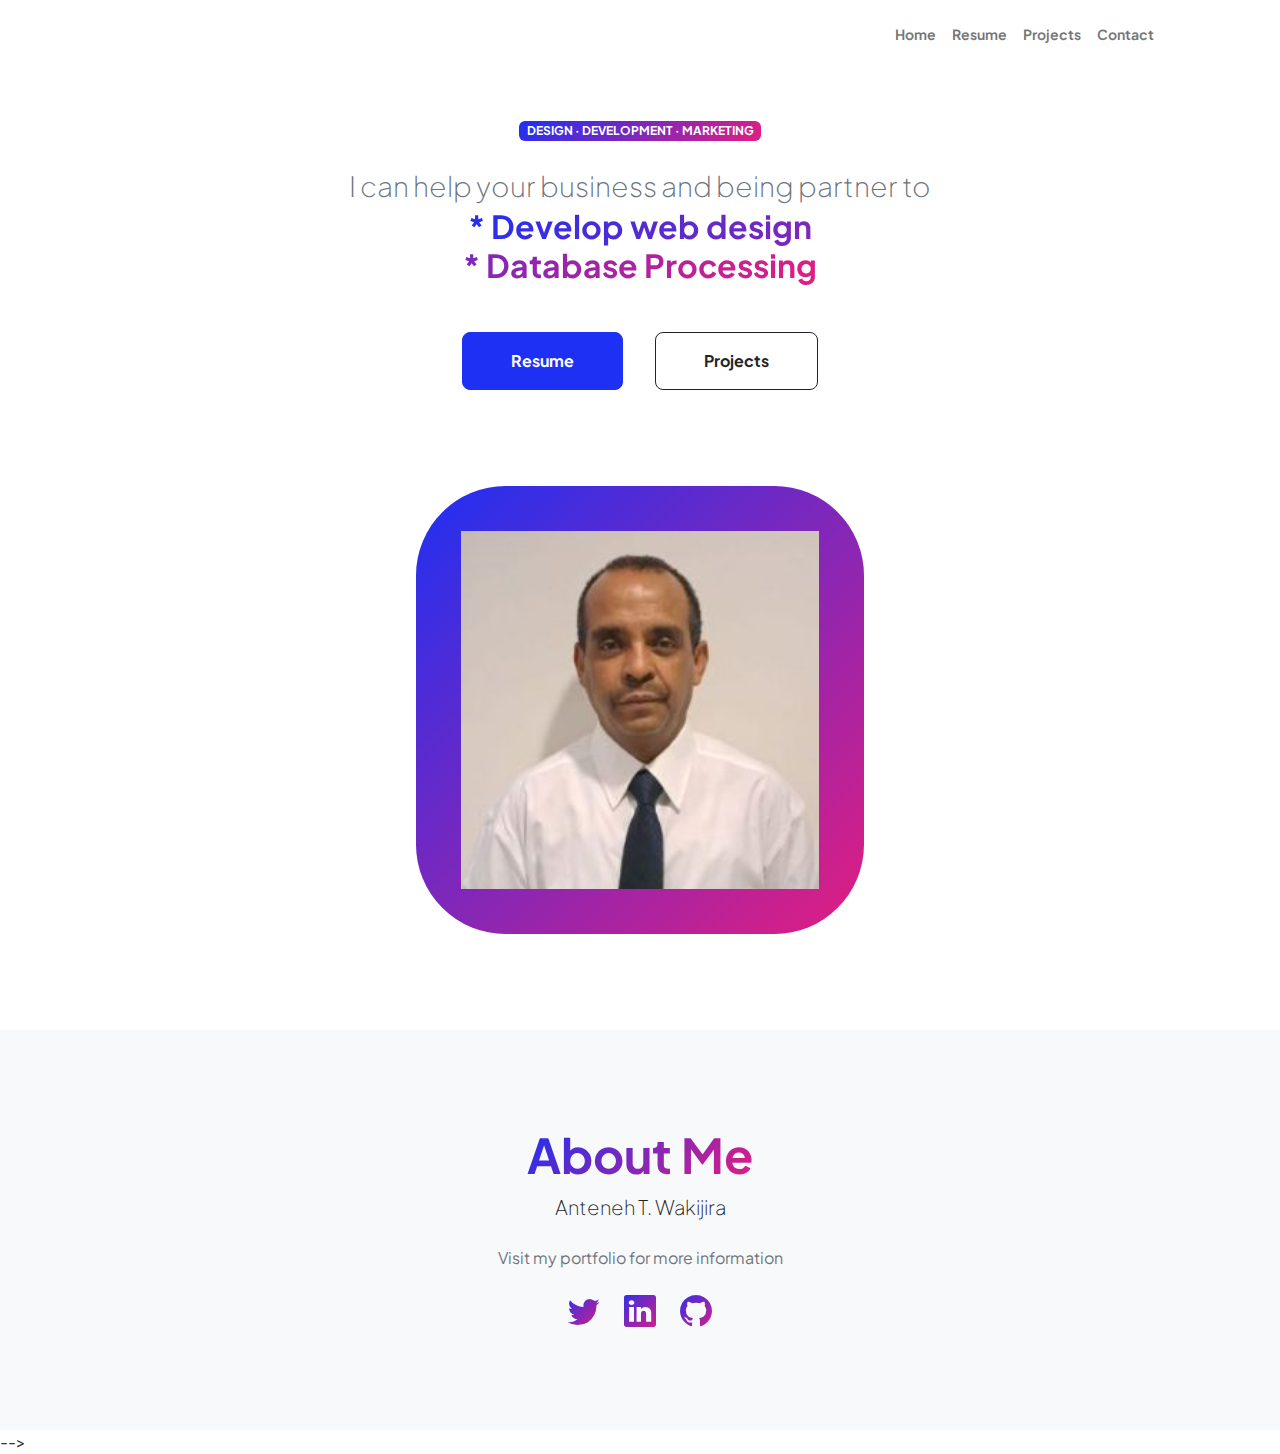
<file: index.html>
<!DOCTYPE html>
<html lang="en">
    <head>
        <meta charset="utf-8" />
        <meta name="viewport" content="width=device-width, initial-scale=1, shrink-to-fit=no" />
        <meta name="description" content="" />
        <meta name="author" content="" />
        <title>Personal - Start Bootstrap Theme</title>
        <!-- Favicon-->
        <link rel="icon" type="image/x-icon" href="assets/favicon.ico" />
        <!-- Custom Google font-->
        <link rel="preconnect" href="https://fonts.googleapis.com" />
        <link rel="preconnect" href="https://fonts.gstatic.com" crossorigin />
        <link href="https://fonts.googleapis.com/css2?family=Plus+Jakarta+Sans:wght@100;200;300;400;500;600;700;800;900&amp;display=swap" rel="stylesheet" />
        <!-- Bootstrap icons-->
        <link href="https://cdn.jsdelivr.net/npm/bootstrap-icons@1.8.1/font/bootstrap-icons.css" rel="stylesheet" />
        <!-- Core theme CSS (includes Bootstrap)-->
        <link href="css/styles.css" rel="stylesheet" />
    </head>
    <body class="d-flex flex-column h-100">
        <main class="flex-shrink-0">
            <!-- Navigation-->
            <nav class="navbar navbar-expand-lg navbar-light bg-white py-3">
                <div class="container px-5">
                    <!-- <a class="navbar-brand" href="index.html"><span class="fw-bolder text-primary">Start Bootstrap</span></a> -->
                    <button class="navbar-toggler" type="button" data-bs-toggle="collapse" data-bs-target="#navbarSupportedContent" aria-controls="navbarSupportedContent" aria-expanded="false" aria-label="Toggle navigation"><span class="navbar-toggler-icon"></span></button>
                    <div class="collapse navbar-collapse" id="navbarSupportedContent">
                        <ul class="navbar-nav ms-auto mb-2 mb-lg-0 small fw-bolder">
                            <li class="nav-item"><a class="nav-link" href="index.html">Home</a></li>
                            <li class="nav-item"><a class="nav-link" href="resume.html">Resume</a></li>
                            <li class="nav-item"><a class="nav-link" href="projects.html">Projects</a></li>
                            <li class="nav-item"><a class="nav-link" href="contact.html">Contact</a></li>
                        </ul>
                    </div>
                </div>
            </nav>
            <!-- Header-->
            <header class="py-5">
                <div class="container px-5 pb-5">
                    <div class="row gx-5 align-items-center">
                        
                        <!-- Header text content-->
                        <div class="col-xxl-5">
                            <div class="text-center text-xxl-start">
                                <div class="badge bg-gradient-primary-to-secondary text-white mb-4"><div class="text-uppercase">Design &middot; Development &middot; Marketing</div></div>
                                <div class="fs-3 fw-light text-muted">I can help your business and being partner to </div>
                                <h5 class="display-3 fw-bolder mb-5 fs-2"><span class="text-gradient d-inline">* Develop web design <br/> * Database Processing</span></h5>
                                <div class="d-grid gap-3 d-sm-flex justify-content-sm-center justify-content-xxl-start mb-3">
                                    <a class="btn btn-primary btn-lg px-5 py-3 me-sm-3 fs-6 fw-bolder" href="resume.html">Resume</a>
                                    <a class="btn btn-outline-dark btn-lg px-5 py-3 fs-6 fw-bolder" href="projects.html">Projects</a>
                                </div>
                            </div>
                        </div>

                        <!-- Header profile picture-->
                        <div class="col-xxl-7">
                            <div class="d-flex justify-content-center mt-5 mt-xxl-0">
                                <div class="profile bg-gradient-primary-to-secondary">
                                    <!-- TIP: For best results, use a photo with a transparent background like the demo example below-->
                                    <!-- Watch a tutorial on how to do this on YouTube (link)-->
                                    <img class="myprofile-img" src="assets/myprofile2.jpg" alt="..." />
                                    </div>
                                </div>
                            </div>
                        </div>
                    </div>
                </div>
            </header>
            <!-- About Section-->
            <section class="bg-light py-5">
                <div class="container px-5">
                    <div class="row gx-5 justify-content-center">
                        <div class="col-xxl-8">
                            <div class="text-center my-5">
                                <h2 class="display-5 fw-bolder"><span class="text-gradient d-inline">About Me</span></h2>
                                <p class="lead fw-light mb-4">Anteneh T. Wakijira</p>
                                <p class="text-muted">Visit my portfolio for more information</p>
                                <div class="d-flex justify-content-center fs-2 gap-4">
                                    <a class="text-gradient" href="#!"><i class="bi bi-twitter"></i></a>
                                    <a class="text-gradient" href="#!"><i class="bi bi-linkedin"></i></a>
                                    <a class="text-gradient" href="#!"><i class="bi bi-github"></i></a>
                                </div>
                            </div>
                        </div>
                    </div>
                </div>
            </section>
        </main>
        <!-- Footer-->
        <!-- <footer class="bg-white py-4 mt-auto">
            <div class="container px-5">
                <div class="row align-items-center justify-content-between flex-column flex-sm-row">
                    <div class="col-auto"><div class="small m-0">Copyright &copy; Your Website 2023</div></div>
                    <div class="col-auto">
                        <a class="small" href="#!">Privacy</a>
                        <span class="mx-1">&middot;</span>
                        <a class="small" href="#!">Terms</a>
                        <span class="mx-1">&middot;</span>
                        <a class="small" href="#!">Contact</a>
                    </div>
                </div>
            </div>
        </footer>
        <!-- Bootstrap core JS-->
        <script src="https://cdn.jsdelivr.net/npm/bootstrap@5.2.3/dist/js/bootstrap.bundle.min.js"></script>
        <!-- Core theme JS-->
        <script src="js/scripts.js"></script> -->
    </body>
</html>
</file>
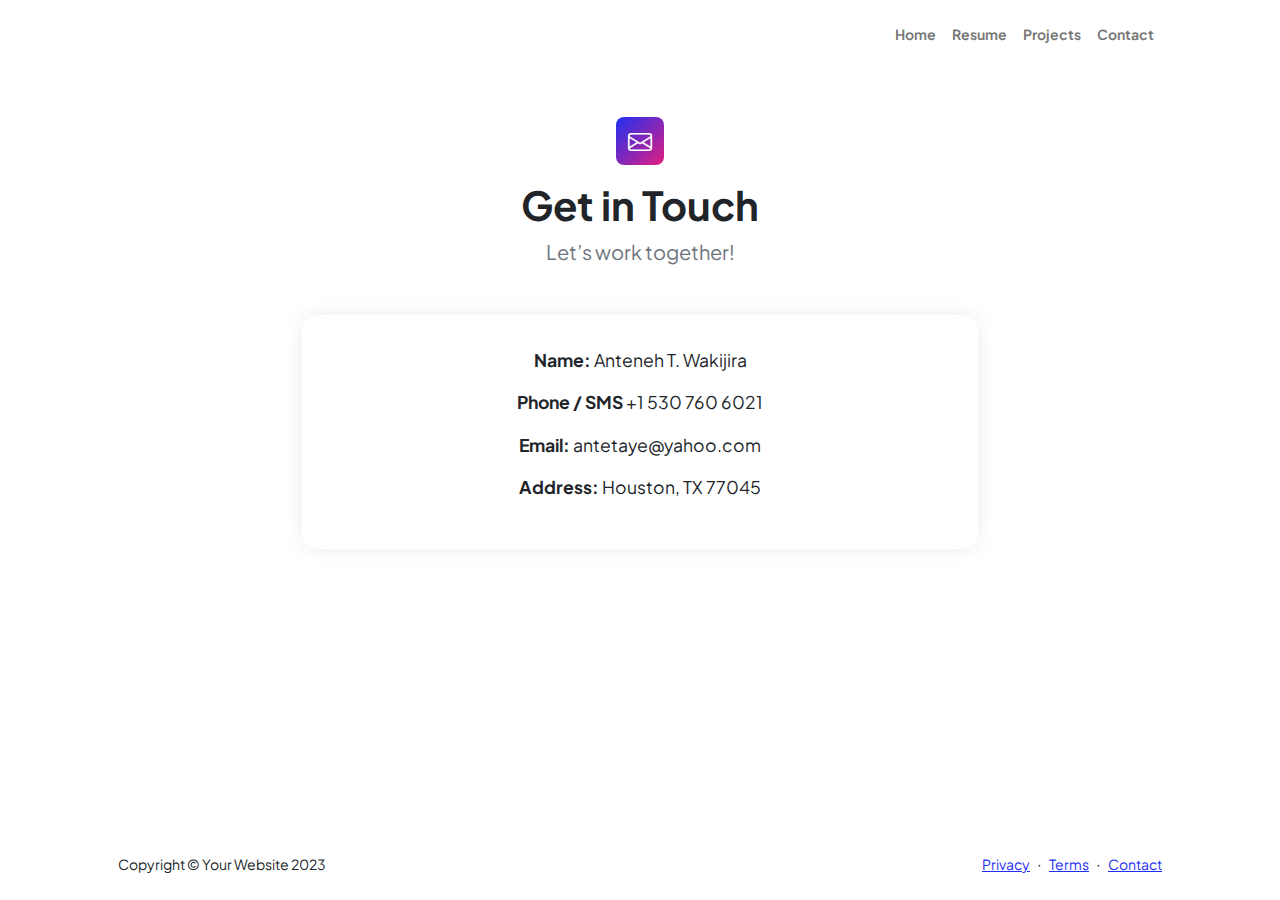
<file: contact.html>
<!DOCTYPE html>
<html lang="en">
    <head>
        <meta charset="utf-8" />
        <meta name="viewport" content="width=device-width, initial-scale=1, shrink-to-fit=no" />
        <meta name="description" content />
        <meta name="author" content />
        <title>Modern Business - Start Bootstrap Template</title>
        <!-- Favicon-->
        <link rel="icon" type="image/x-icon" href="assets/favicon.ico" />
        <!-- Custom Google font-->
        <link rel="preconnect" href="https://fonts.googleapis.com" />
        <link rel="preconnect" href="https://fonts.gstatic.com" crossorigin />
        <link href="https://fonts.googleapis.com/css2?family=Plus+Jakarta+Sans:wght@100;200;300;400;500;600;700;800;900&amp;display=swap" rel="stylesheet" />
        <!-- Bootstrap icons-->
        <link href="https://cdn.jsdelivr.net/npm/bootstrap-icons@1.8.1/font/bootstrap-icons.css" rel="stylesheet" />
        <!-- Core theme CSS (includes Bootstrap)-->
        <link href="css/styles.css" rel="stylesheet" />
    </head>
    <body class="d-flex flex-column">
        <main class="flex-shrink-0">
            <!-- Navigation-->
            <nav class="navbar navbar-expand-lg navbar-light bg-white py-3">
                <div class="container px-5">
                    <!-- <a class="navbar-brand" href="index.html"><span class="fw-bolder text-primary">Start Bootstrap</span></a> -->
                    <button class="navbar-toggler" type="button" data-bs-toggle="collapse" data-bs-target="#navbarSupportedContent" aria-controls="navbarSupportedContent" aria-expanded="false" aria-label="Toggle navigation"><span class="navbar-toggler-icon"></span></button>
                    <div class="collapse navbar-collapse" id="navbarSupportedContent">
                        <ul class="navbar-nav ms-auto mb-2 mb-lg-0 small fw-bolder">
                            <li class="nav-item"><a class="nav-link" href="index.html">Home</a></li>
                            <li class="nav-item"><a class="nav-link" href="resume.html">Resume</a></li>
                            <li class="nav-item"><a class="nav-link" href="projects.html">Projects</a></li>
                            <li class="nav-item"><a class="nav-link" href="contact.html">Contact</a></li>
                        </ul>
                    </div>
                </div>
            </nav>
        
            <section class="py-5">
                <div class="container contact-simple text-center">
                    <div class="mb-5">
                        <div class="feature bg-primary bg-gradient-primary-to-secondary text-white rounded-3 mb-3">
                            <i class="bi bi-envelope"></i>
                        </div>
                        <h1 class="fw-bolder">Get in Touch</h1>
                        <p class="lead fw-normal text-muted mb-0">Let’s work together!</p>
                    </div>
            
                    <div class="contact-box mx-auto">
                        <p class="mb-3"><strong>Name:</strong> Anteneh T. Wakijira</p>
                        <p class="mb-3"><strong>Phone / SMS</strong> +1 530 760 6021 </p>
                        <p class="mb-3"><strong>Email:</strong> antetaye@yahoo.com</p>
                        <p class="mb-3"><strong>Address:</strong> Houston, TX 77045</p>
                    </div>
                </div>
            </section>

        </main>
        <!-- Footer-->
        <footer class="bg-white py-4 mt-auto">
            <div class="container px-5">
                <div class="row align-items-center justify-content-between flex-column flex-sm-row">
                    <div class="col-auto"><div class="small m-0">Copyright &copy; Your Website 2023</div></div>
                    <div class="col-auto">
                        <a class="small" href="#!">Privacy</a>
                        <span class="mx-1">&middot;</span>
                        <a class="small" href="#!">Terms</a>
                        <span class="mx-1">&middot;</span>
                        <a class="small" href="#!">Contact</a>
                    </div>
                </div>
            </div>
        </footer>
        <!-- Bootstrap core JS-->
        <script src="https://cdn.jsdelivr.net/npm/bootstrap@5.2.3/dist/js/bootstrap.bundle.min.js"></script>
        <!-- Core theme JS-->
        <script src="js/scripts.js"></script>
        <!-- * * * * * * * * * * * * * * * * * * * * * * * * * * * * * * * * * * * * * * * *-->
        <!-- * *                               SB Forms JS                               * *-->
        <!-- * * Activate your form at https://startbootstrap.com/solution/contact-forms * *-->
        <!-- * * * * * * * * * * * * * * * * * * * * * * * * * * * * * * * * * * * * * * * *-->
        <script src="https://cdn.startbootstrap.com/sb-forms-latest.js"></script>
    </body>
</html>
</file>
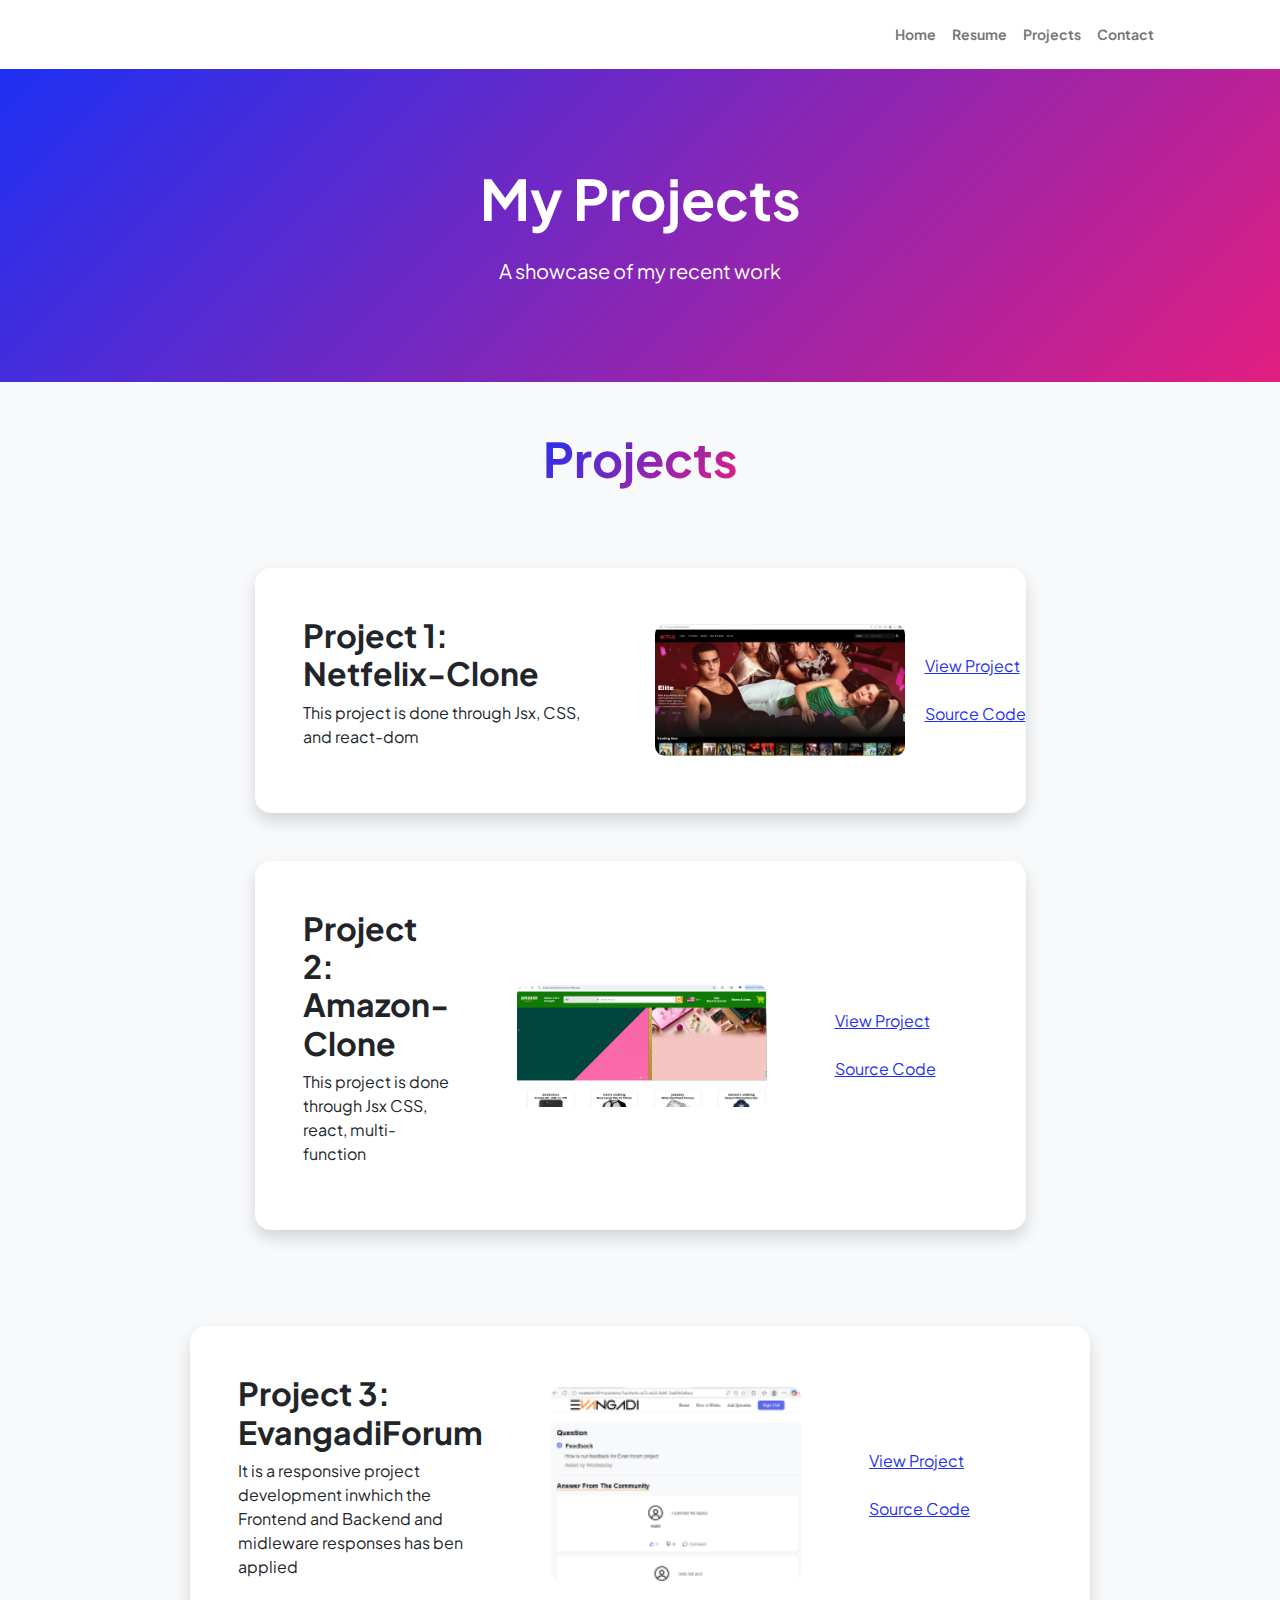
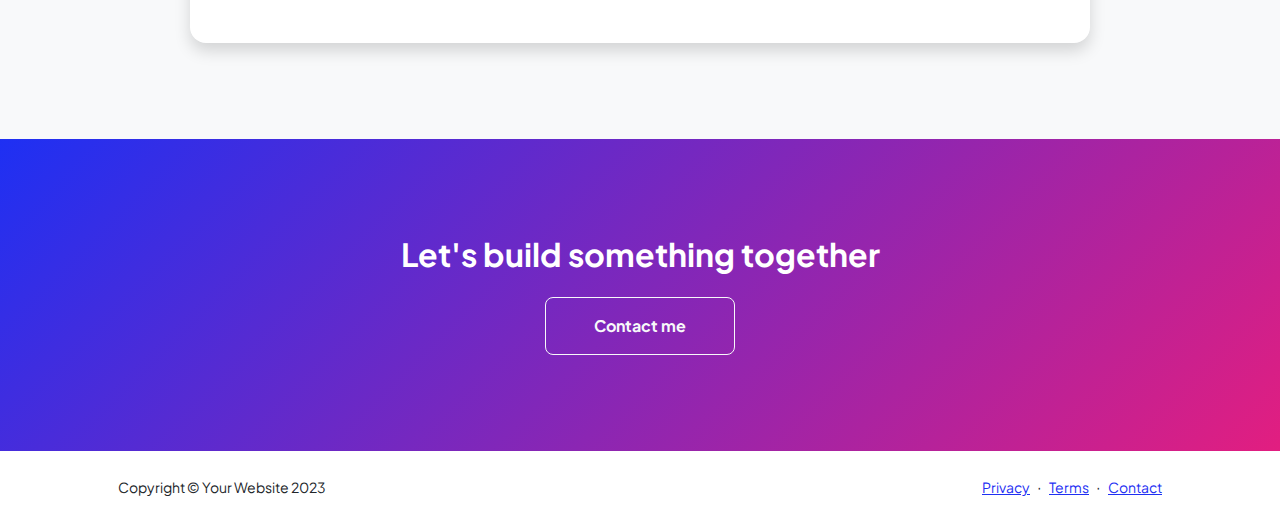
<file: projects.html>
<!DOCTYPE html>
<html lang="en">
    <head>
        <meta charset="utf-8" />
        <meta name="viewport" content="width=device-width, initial-scale=1, shrink-to-fit=no" />
        <meta name="description" content="" />
        <meta name="author" content="" />
        <title>Modern Business - Start Bootstrap Template</title>
        <!-- Favicon-->
        <link rel="icon" type="image/x-icon" href="assets/favicon.ico" />
        <!-- Custom Google font-->
        <link rel="preconnect" href="https://fonts.googleapis.com" />
        <link rel="preconnect" href="https://fonts.gstatic.com" crossorigin />
        <link href="https://fonts.googleapis.com/css2?family=Plus+Jakarta+Sans:wght@100;200;300;400;500;600;700;800;900&amp;display=swap" rel="stylesheet" />
        <!-- Bootstrap icons-->
        <link href="https://cdn.jsdelivr.net/npm/bootstrap-icons@1.8.1/font/bootstrap-icons.css" rel="stylesheet" />
        <!-- Core theme CSS (includes Bootstrap)-->
        <link href="css/styles.css" rel="stylesheet" />
    </head>
    <body class="d-flex flex-column h-100 bg-light">
        <main class="flex-shrink-0">
            <!-- Navigation-->
            <nav class="navbar navbar-expand-lg navbar-light bg-white py-3">
                <div class="container px-5">
                    <!-- <a class="navbar-brand" href="index.html"><span class="fw-bolder text-primary">Start Bootstrap</span></a> -->
                    <button class="navbar-toggler" type="button" data-bs-toggle="collapse" data-bs-target="#navbarSupportedContent" aria-controls="navbarSupportedContent" aria-expanded="false" aria-label="Toggle navigation"><span class="navbar-toggler-icon"></span></button>
                    <div class="collapse navbar-collapse" id="navbarSupportedContent">
                        <ul class="navbar-nav ms-auto mb-2 mb-lg-0 small fw-bolder">
                            <li class="nav-item"><a class="nav-link" href="index.html">Home</a></li>
                            <li class="nav-item"><a class="nav-link" href="resume.html">Resume</a></li>
                            <li class="nav-item"><a class="nav-link" href="projects.html">Projects</a></li>
                            <li class="nav-item"><a class="nav-link" href="contact.html">Contact</a></li>
                        </ul>
                    </div>
                </div>
            </nav>

            <!-- Projects Section-->

            <section class="py-5 bg-gradient-primary-to-secondary text-white">
                <div class="container px-5 my-5">
                    <div class="text-center">
                        <h1 class="display-4 fw-bolder mb-4">My Projects</h1>
                        <p class="lead fw-normal mb-0">A showcase of my recent work</p>
                    </div>
                </div>
            
            </section>
            <section class="py-5">
                <div class="container px-5 mb-5">
                    <div class="text-center mb-5">
                        <h1 class="display-5 fw-bolder mb-0"><span class="text-gradient d-inline">Projects</span></h1>
                    </div>
                    <div class="row gx-5 justify-content-center">
                        <div class="col-lg-11 col-xl-9 col-xxl-8">

            <!-- Project Card 1-->
                            <div class="card overflow-hidden shadow rounded-4 border-0 project-card mb-5">
                                <div class="card-body p-0">
                                    <div class="d-flex align-items-center">
                                        <div class="p-5">
                                            <h2 class="fw-bolder">Project 1: Netfelix-Clone </h2>
                                            <p>This project is done through Jsx, CSS, and  react-dom </p>
                                        </div>
                                        <img src="assets/Project1e.png" alt="Project 1 edited screenshot">
                                        <div>
                                            <a href="https://antenehw.github.io/Netflix-AntProject/">View Project</a> <br/> <br/>

                                            <a href="https://github.com/antenehw/Netflix-AntProject">Source Code</a>
                                        </div>
                                    </div>
                                </div>
                            </div>

            <!-- Project Card 2-->
                            <div class="card overflow-hidden shadow rounded-4 border-0 project-card mb-5">
                                <div class="card-body p-0">
                                    <div class="d-flex align-items-center">
                                        <div class="p-5">
                                            <h2 class="fw-bolder">Project 2: Amazon-Clone </h2>
                                            <p>This project is done through Jsx CSS, react, multi-function </p>
                                        </div>
                                        <img src="assets/Project2e.png" alt="Project 2 screenshot">
                                        <div class="p-5">
                                            <a href="https://ante-project2-amazon-clone-antenehs-projects-fe5864b8.vercel.app/"> View Project</a> <br/> <br/>

                                            <a href="https://github.com/antenehw/AnteProject2_Amazon_Clone">Source Code</a>
                                        </div>
                                    </div>
                                </div>
                            </div>
                        </div>
                    </div>
                </div>

            <!-- Project Card 3-->
                <div class="card overflow-hidden shadow rounded-4 border-0 project-card mb-5">

                    <div class="card-body p-0">
                        <div class="d-flex align-items-center">
                            <div class="p-5">
                                <h2 class="fw-bolder">Project 3: EvangadiForum </h2>
                                <p> It is a responsive project development inwhich the Frontend and Backend and midleware responses has ben applied </p>
                            </div>
                            <img src="assets/Project3e.png" alt="Project 3 screenshot">
                            <div class="p-5">
                                <a href="https://evangadi-forum-frontend-production.up.railway.app">View Project</a> <br/> <br/>
                                
                                <a href="https://github.com/antenehw/FinalEVanForumG3_J26">Source Code</a>
                            </div>
                        </div>
                    </div>
                </div>
                </div>
                </div>
                </div>
            </section>
            <!-- Call to action section-->
            <section class="py-5 bg-gradient-primary-to-secondary text-white">
                <div class="container px-5 my-5">
                    <div class="text-center">
                        <h2 class="display-8 fw-bolder mb-4">Let's build something together</h2>
                        <a class="btn btn-outline-light btn-lg px-5 py-3 fs-6 fw-bolder" href="contact.html">Contact me</a>
                    </div>
                </div>
            </section>
        </main>
        <!-- Footer-->
        <footer class="bg-white py-4 mt-auto">
            <div class="container px-5">
                <div class="row align-items-center justify-content-between flex-column flex-sm-row">
                    <div class="col-auto"><div class="small m-0">Copyright &copy; Your Website 2023</div></div>
                    <div class="col-auto">
                        <a class="small" href="#!">Privacy</a>
                        <span class="mx-1">&middot;</span>
                        <a class="small" href="#!">Terms</a>
                        <span class="mx-1">&middot;</span>
                        <a class="small" href="#!">Contact</a>
                    </div>
                </div>
            </div>
        </footer>
        <!-- Bootstrap core JS-->
        <script src="https://cdn.jsdelivr.net/npm/bootstrap@5.2.3/dist/js/bootstrap.bundle.min.js"></script>
        <!-- Core theme JS-->
        <script src="js/scripts.js"></script>
    </body>
</html>
</file>
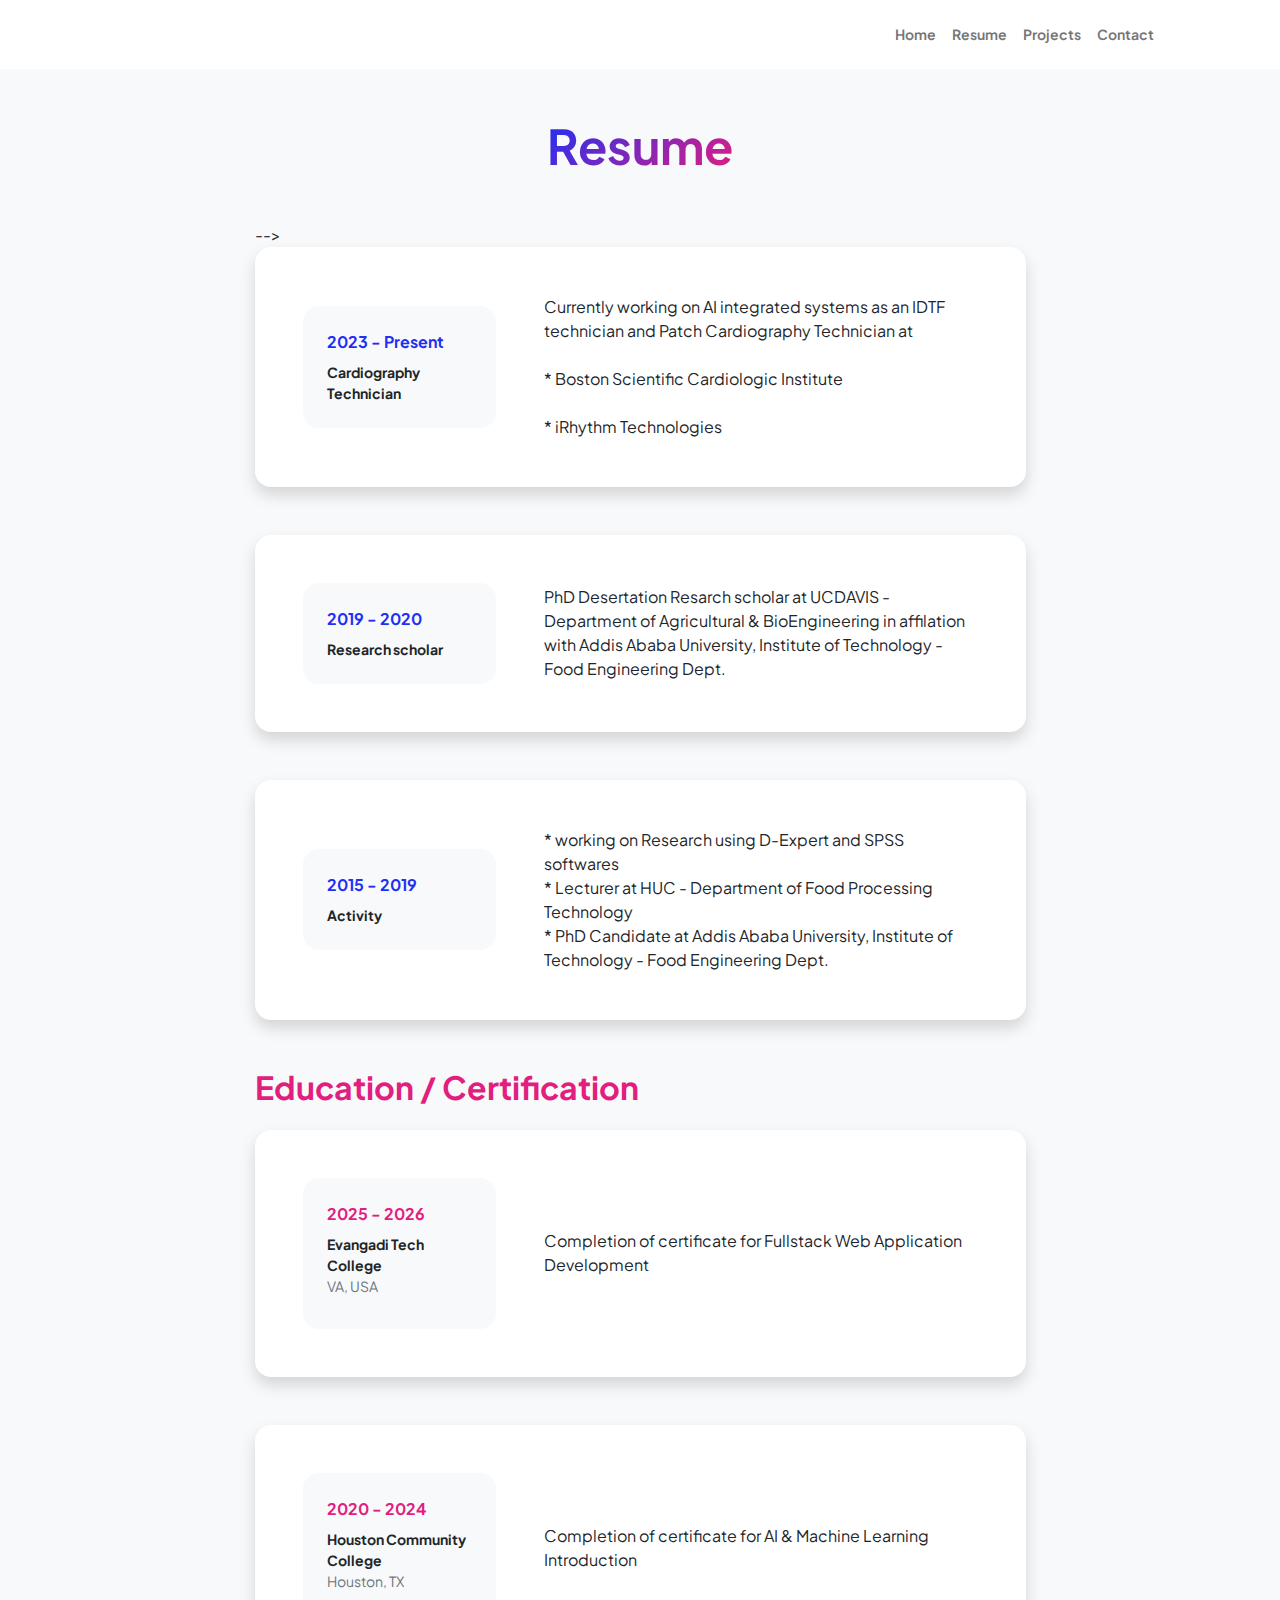
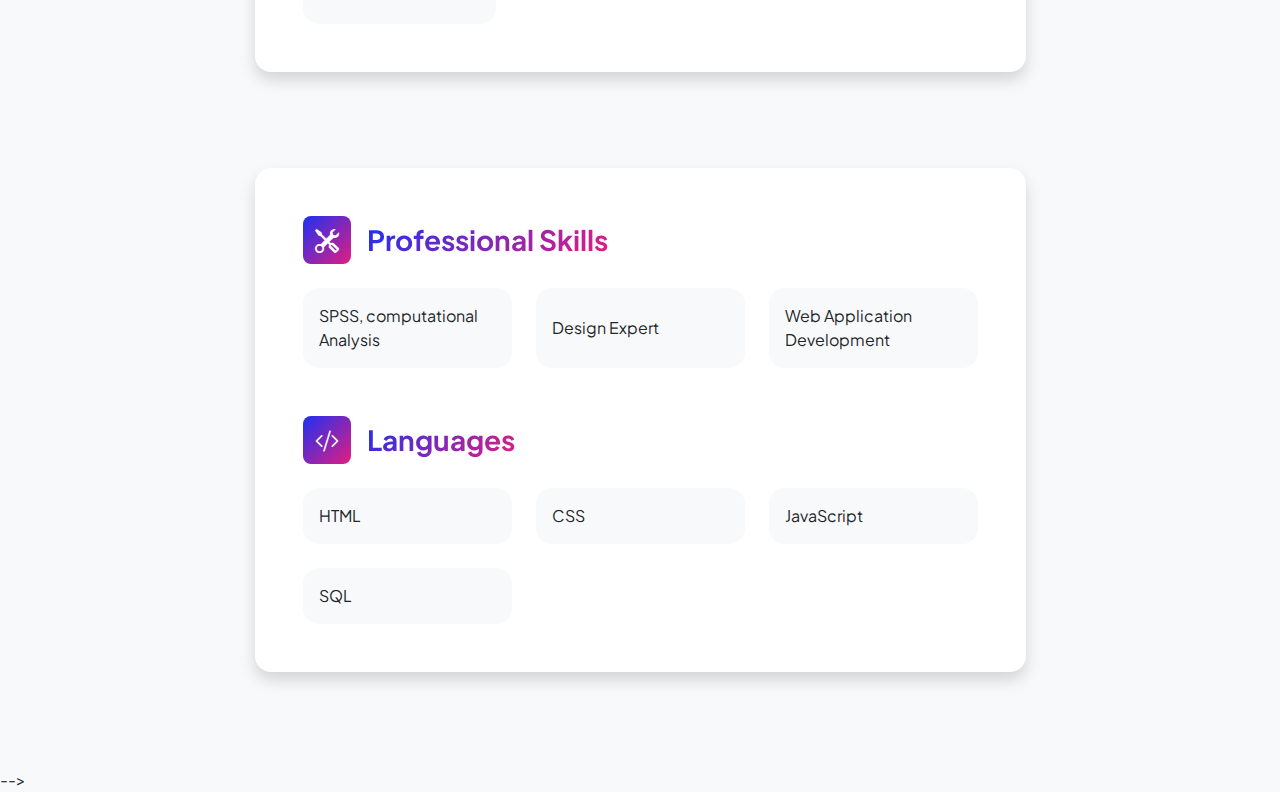
<file: resume.html>
<!DOCTYPE html>
<html lang="en">
    <head>
        <meta charset="utf-8" />
        <meta name="viewport" content="width=device-width, initial-scale=1, shrink-to-fit=no" />
        <meta name="description" content="" />
        <meta name="author" content="" />
        <title>Personal - Start Bootstrap Template</title>
        <!-- Favicon-->
        <link rel="icon" type="image/x-icon" href="assets/favicon.ico" />
        <!-- Custom Google font-->
        <link rel="preconnect" href="https://fonts.googleapis.com" />
        <link rel="preconnect" href="https://fonts.gstatic.com" crossorigin />
        <link href="https://fonts.googleapis.com/css2?family=Plus+Jakarta+Sans:wght@100;200;300;400;500;600;700;800;900&amp;display=swap" rel="stylesheet" />
        <!-- Bootstrap icons-->
        <link href="https://cdn.jsdelivr.net/npm/bootstrap-icons@1.8.1/font/bootstrap-icons.css" rel="stylesheet" />
        <!-- Core theme CSS (includes Bootstrap)-->
        <link href="css/styles.css" rel="stylesheet" />
    </head>
    <body class="d-flex flex-column h-100 bg-light">
        <main class="flex-shrink-0">
            <!-- Navigation-->
            <nav class="navbar navbar-expand-lg navbar-light bg-white py-3">
                <div class="container px-5">
                    <!-- <a class="navbar-brand" href="index.html"><span class="fw-bolder text-primary">Start Bootstrap</span></a> -->
                    <button class="navbar-toggler" type="button" data-bs-toggle="collapse" data-bs-target="#navbarSupportedContent" aria-controls="navbarSupportedContent" aria-expanded="false" aria-label="Toggle navigation"><span class="navbar-toggler-icon"></span></button>
                    <div class="collapse navbar-collapse" id="navbarSupportedContent">
                        <ul class="navbar-nav ms-auto mb-2 mb-lg-0 small fw-bolder">
                            <li class="nav-item"><a class="nav-link" href="index.html">Home</a></li>
                            <li class="nav-item"><a class="nav-link" href="resume.html">Resume</a></li>
                            <li class="nav-item"><a class="nav-link" href="projects.html">Projects</a></li>
                            <li class="nav-item"><a class="nav-link" href="contact.html">Contact</a></li>
                        </ul>
                    </div>
                </div>
            </nav>
            <!-- Page Content-->
            <div class="container px-5 my-5">
                <div class="text-center mb-5">
                    <h1 class="display-5 fw-bolder mb-0"><span class="text-gradient d-inline">Resume</span></h1>
                </div>
                <div class="row gx-5 justify-content-center">
                    <div class="col-lg-11 col-xl-9 col-xxl-8">
                        <!-- Experience Section-->
                        <section>
                            <!-- <div class="d-flex align-items-center justify-content-between mb-4">
                                <h2 class="text-primary fw-bolder mb-0">Experience</h2>
                                <!-- Download resume button-->
                                <!-- Note: Set the link href target to a PDF file within your project-->
                                <!-- <a class="btn btn-primary px-4 py-3" href="#!">
                                    <div class="d-inline-block bi bi-download me-2"></div>
                                    Download Resume
                                </a>
                            </div> --> -->
                            <!-- Experience Card 1-->
                            <div class="card shadow border-0 rounded-4 mb-5">
                                <div class="card-body p-5">
                                    <div class="row align-items-center gx-5">
                                        <div class="col text-center text-lg-start mb-4 mb-lg-0">
                                            <div class="bg-light p-4 rounded-4">
                                                <div class="text-primary fw-bolder mb-2">2023 - Present</div>
                                                <div class="small fw-bolder">Cardiography Technician</div>
                                            </div>
                                        </div>
                                        <div class="col-lg-8"><div> Currently working on AI integrated systems as an IDTF technician and Patch Cardiography Technician at <br/> <br/> * Boston Scientific Cardiologic Institute <br/><br/> * iRhythm Technologies
                                            </div>
                                        </div>
                                    </div>
                                </div>
                            </div>
                            <!-- Experience Card 2-->
                            <div class="card shadow border-0 rounded-4 mb-5">
                                <div class="card-body p-5">
                                    <div class="row align-items-center gx-5">
                                        <div class="col text-center text-lg-start mb-4 mb-lg-0">
                                            <div class="bg-light p-4 rounded-4">
                                                <div class="text-primary fw-bolder mb-2">2019 - 2020</div>
                                                <div class="small fw-bolder"> Research scholar </div>
                                            </div>
                                        </div>
                                        <div class="col-lg-8">
                                            <div>PhD Desertation Resarch scholar at UCDAVIS - Department of Agricultural & BioEngineering in affilation with  
                                            Addis Ababa University, Institute of Technology - Food Engineering Dept.
                                            </div>
                                        </div>
                                    </div>
                                </div>
                            </div>
                            <!-- Experience Card 3-->
                            <div class="card shadow border-0 rounded-4 mb-5">
                                <div class="card-body p-5">
                                    <div class="row align-items-center gx-5">
                                        <div class="col text-center text-lg-start mb-4 mb-lg-0">
                                            <div class="bg-light p-4 rounded-4">
                                                <div class="text-primary fw-bolder mb-2">2015 - 2019</div>
                                                <div class="small fw-bolder"> Activity </div>
                                            </div>
                                        </div>
                                        <div class="col-lg-8">
                                            <div> 
                                                * working on Research using D-Expert and SPSS softwares  <br />
                                                * Lecturer at HUC - Department of Food Processing Technology <br />
                                                 * PhD Candidate at Addis Ababa University, Institute of Technology - Food Engineering Dept.
                                            </div>
                                        </div>
                                    </div>
                                </div>
                            </div>
                        </section>
                        <!-- Education Section-->
                        <section>
                            <h2 class="text-secondary fw-bolder mb-4">Education / Certification</h2>
                            <!-- Education Card 1-->
                            <div class="card shadow border-0 rounded-4 mb-5">
                                <div class="card-body p-5">
                                    <div class="row align-items-center gx-5">
                                        <div class="col text-center text-lg-start mb-4 mb-lg-0">
                                            <div class="bg-light p-4 rounded-4">
                                                <div class="text-secondary fw-bolder mb-2">2025 - 2026</div>
                                                <div class="mb-2">
                                                    <div class="small fw-bolder">Evangadi Tech College</div>
                                                    <div class="small text-muted">VA, USA</div>
                                                </div>
                                                <div class="fst-italic">
                                                    <!-- <div class="small text-muted">Certificate</div>
                                                    <div class="small text-muted">Web Development</div> -->
                                                </div>
                                            </div>
                                        </div>
                                        <div class="col-lg-8"><div>Completion of certificate for Fullstack Web Application Development </div></div>
                                    </div>
                                </div>
                            </div>
                        

                            <!-- Education Card 2-->
                            <div class="card shadow border-0 rounded-4 mb-5">
                                <div class="card-body p-5">
                                    <div class="row align-items-center gx-5">
                                        <div class="col text-center text-lg-start mb-4 mb-lg-0">
                                            <div class="bg-light p-4 rounded-4">
                                                <div class="text-secondary fw-bolder mb-2"> 2020 - 2024 </div>
                                                <div class="mb-2">
                                                    <div class="small fw-bolder">Houston Community College</div>
                                                    <div class="small text-muted">Houston, TX</div>
                                                </div>
                                                <div class="fst-italic">
                                                    <!-- <div class="small text-muted">Certificate</div>
                                                    <div class="small text-muted">AI & Machine Learning</div> -->
                                                </div>
                                            </div>
                                        </div>
                                        <div class="col-lg-8">
                                            <div>Completion of certificate for AI & Machine Learning Introduction </div>
                                        </div>
                                    </div>
                                </div>
                            </div>

                        </section>
                        <!-- Divider-->
                        <div class="pb-5"></div>
                        <!-- Skills Section-->
                        <section>
                            <!-- Skillset Card-->
                            <div class="card shadow border-0 rounded-4 mb-5">
                                <div class="card-body p-5">
                                    <!-- Professional skills list-->
                                    <div class="mb-5">
                                        <div class="d-flex align-items-center mb-4">
                                            <div class="feature bg-primary bg-gradient-primary-to-secondary text-white rounded-3 me-3"><i class="bi bi-tools"></i></div>
                                            <h3 class="fw-bolder mb-0"><span class="text-gradient d-inline">Professional Skills</span></h3>
                                        </div>
                                        <div class="row row-cols-1 row-cols-md-3 mb-4">
                                            <div class="col mb-4 mb-md-0"><div class="d-flex align-items-center bg-light rounded-4 p-3 h-100">SPSS, computational Analysis</div></div>
                                            <div class="col mb-4 mb-md-0"><div class="d-flex align-items-center bg-light rounded-4 p-3 h-100">Design Expert</div></div>
                                            <div class="col"><div class="d-flex align-items-center bg-light rounded-4 p-3 h-100">Web Application Development</div></div>
                                        </div>
                                        <!-- <div class="row row-cols-1 row-cols-md-3">
                                            <div class="col mb-4 mb-md-0"><div class="d-flex align-items-center bg-light rounded-4 p-3 h-100"></div></div>
                                            <div class="col mb-4 mb-md-0"><div class="d-flex align-items-center bg-light rounded-4 p-3 h-100">Adobe Software Suite</div></div>
                                            <div class="col"><div class="d-flex align-items-center bg-light rounded-4 p-3 h-100">User Interface Design</div></div>
                                        </div> -->
                                    </div>
                                    <!-- Languages list-->
                                    <div class="mb-0">
                                        <div class="d-flex align-items-center mb-4">
                                            <div class="feature bg-primary bg-gradient-primary-to-secondary text-white rounded-3 me-3"><i class="bi bi-code-slash"></i></div>
                                            <h3 class="fw-bolder mb-0"><span class="text-gradient d-inline">Languages</span></h3>
                                        </div>
                                        <div class="row row-cols-1 row-cols-md-3 mb-4">
                                            <div class="col mb-4 mb-md-0"><div class="d-flex align-items-center bg-light rounded-4 p-3 h-100">HTML</div></div>
                                            <div class="col mb-4 mb-md-0"><div class="d-flex align-items-center bg-light rounded-4 p-3 h-100">CSS</div></div>
                                            <div class="col"><div class="d-flex align-items-center bg-light rounded-4 p-3 h-100">JavaScript</div></div>
                                        </div>
                                        <div class="row row-cols-1 row-cols-md-3">
                                            <div class="col mb-4 mb-md-0"><div class="d-flex align-items-center bg-light rounded-4 p-3 h-100">SQL</div></div>
                                            <!-- <div class="col mb-4 mb-md-0"><div class="d-flex align-items-center bg-light rounded-4 p-3 h-100">Ruby</div></div>
                                            <div class="col"><div class="d-flex align-items-center bg-light rounded-4 p-3 h-100">Node.js</div></div> -->
                                        </div>
                                    </div>
                                </div>
                            </div>
                        </section>
                    </div>
                </div>
            </div>
        </main>
        <!-- Footer-->
        <!-- <footer class="bg-white py-4 mt-auto">
            <div class="container px-5">
                <div class="row align-items-center justify-content-between flex-column flex-sm-row">
                    <div class="col-auto"><div class="small m-0">Copyright &copy; Your Website 2023</div></div>
                    <div class="col-auto">
                        <a class="small" href="#!">Privacy</a>
                        <span class="mx-1">&middot;</span>
                        <a class="small" href="#!">Terms</a>
                        <span class="mx-1">&middot;</span>
                        <a class="small" href="#!">Contact</a>
                    </div>
                </div>
            </div>
        </footer> -->
        <!-- Bootstrap core JS-->
        <!-- <script src="https://cdn.jsdelivr.net/npm/bootstrap@5.2.3/dist/js/bootstrap.bundle.min.js"></script>
        <!-- Core theme JS-->
        <!-- <script src="js/scripts.js"></script> --> -->
    </body>
</html>
</file>
